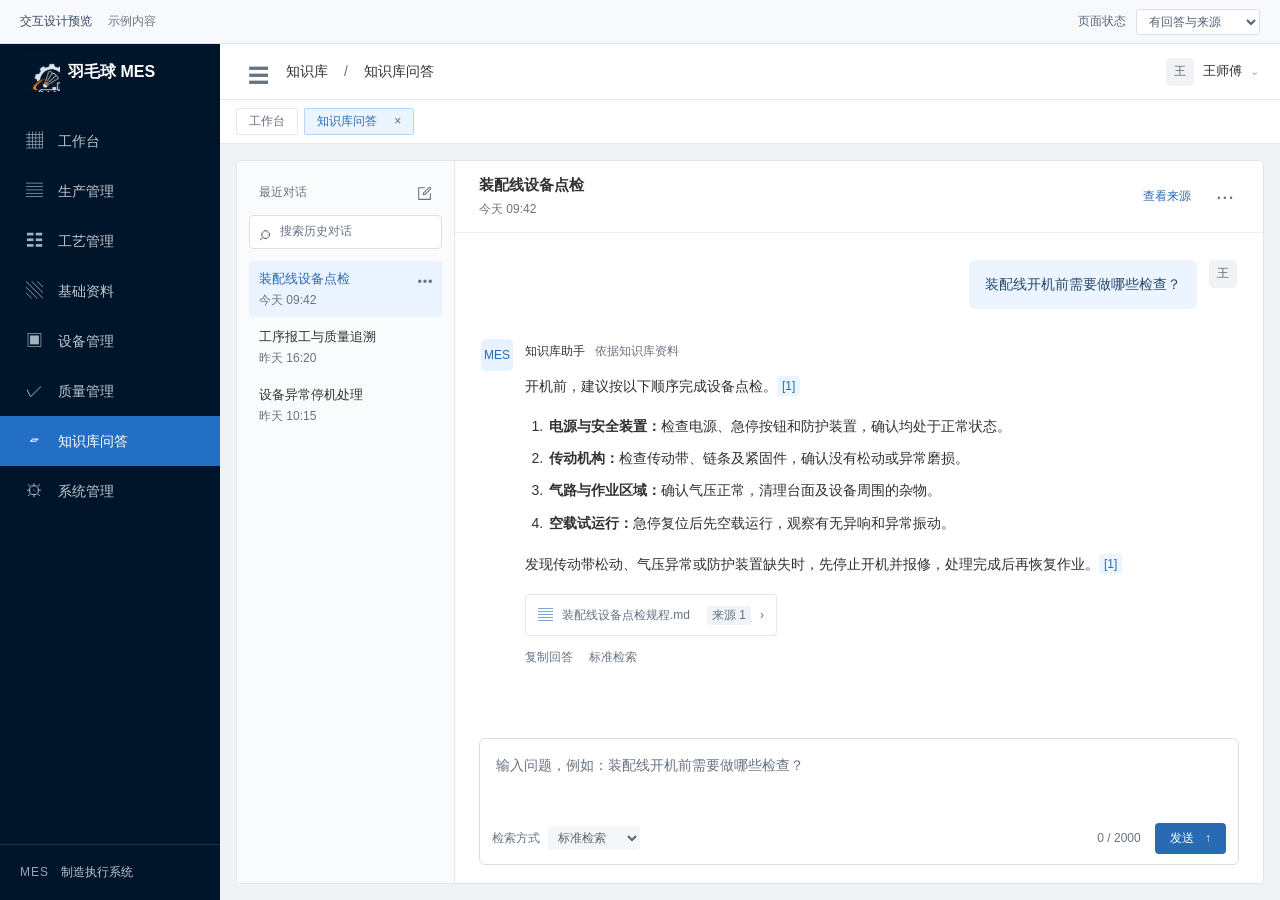
<file: frontend-web/design/rag-chat/index.html>
<!doctype html>
<html lang="zh-CN">
<head>
  <meta charset="UTF-8"><meta name="viewport" content="width=device-width, initial-scale=1">
  <title>MES 知识库问答 · 交互设计方案</title>
  <link rel="stylesheet" href="./proposal.css">
</head>
<body data-focus-mode="pointer">
  <!-- Icons reused from the project's @element-plus/icons-vue package. -->
  <svg class="icon-sprite" aria-hidden="true"><symbol id="icon-edit" viewBox="0 0 1024 1024"><path fill="currentColor" d="M832 512a32 32 0 1 1 64 0v352a32 32 0 0 1-32 32H160a32 32 0 0 1-32-32V160a32 32 0 0 1 32-32h352a32 32 0 0 1 0 64H192v640h640z"></path><path fill="currentColor" d="m469.952 554.24 52.8-7.552L847.104 222.4a32 32 0 1 0-45.248-45.248L477.44 501.44l-7.552 52.8zm422.4-422.4a96 96 0 0 1 0 135.808l-331.84 331.84a32 32 0 0 1-18.112 9.088L436.8 623.68a32 32 0 0 1-36.224-36.224l15.104-105.6a32 32 0 0 1 9.024-18.112l331.904-331.84a96 96 0 0 1 135.744 0z"></path></symbol><symbol id="icon-more" viewBox="0 0 1024 1024"><path fill="currentColor" d="M176 416a112 112 0 1 1 0 224 112 112 0 0 1 0-224m336 0a112 112 0 1 1 0 224 112 112 0 0 1 0-224m336 0a112 112 0 1 1 0 224 112 112 0 0 1 0-224"></path></symbol><symbol id="icon-delete" viewBox="0 0 1024 1024"><path fill="currentColor" d="M160 256H96a32 32 0 0 1 0-64h256V95.936a32 32 0 0 1 32-32h256a32 32 0 0 1 32 32V192h256a32 32 0 1 1 0 64h-64v672a32 32 0 0 1-32 32H192a32 32 0 0 1-32-32zm448-64v-64H416v64zM224 896h576V256H224zm192-128a32 32 0 0 1-32-32V416a32 32 0 0 1 64 0v320a32 32 0 0 1-32 32m192 0a32 32 0 0 1-32-32V416a32 32 0 0 1 64 0v320a32 32 0 0 1-32 32"></path></symbol></svg>
  <div class="preview-bar"><span><strong>交互设计预览</strong><span class="preview-note">示例内容</span></span>
    <label>页面状态 <select id="scenario" aria-label="预览页面状态"><option value="answer">有回答与来源</option><option value="empty">新对话</option><option value="unavailable">服务未连接</option><option value="unbound">知识库未开通</option><option value="emptyKnowledge">知识库无文档</option><option value="noMatch">未检索到资料</option><option value="failed">回答失败</option></select></label>
  </div>
  <div class="app-shell">
    <aside class="global-nav" aria-label="MES 主导航">
      <div class="brand"><span class="brand-image"><img src="../../src/assets/images/sidebar-mes-logo-refined.webp" alt="MES"></span><strong>羽毛球 MES</strong></div>
      <div class="nav-items"><div><span>▦</span><span>工作台</span></div><div><span>▤</span><span>生产管理</span></div><div><span>☷</span><span>工艺管理</span></div><div><span>▧</span><span>基础资料</span></div><div><span>▣</span><span>设备管理</span></div><div><span>✓</span><span>质量管理</span></div><div class="nav-active"><span>▱</span><span>知识库问答</span></div><div><span>⚙</span><span>系统管理</span></div></div>
      <div class="nav-foot"><span class="nav-foot-mark">MES</span><span>制造执行系统</span></div>
    </aside>
    <div class="application">
      <header class="global-header"><div class="breadcrumbs"><button id="collapse-nav" class="icon-button" aria-label="折叠主导航">☰</button><span>知识库</span><span class="muted">/</span><span>知识库问答</span></div><div class="user"><span class="avatar small">王</span><span>王师傅</span><span class="muted">⌄</span></div></header>
      <div class="tabs"><span>工作台</span><span class="current-tab">知识库问答 <span aria-hidden="true">×</span></span></div>
      <main class="page" aria-label="知识库问答">
        <div class="workspace">
          <aside class="conversation-rail" aria-label="历史对话">
            <div class="rail-heading"><span class="rail-label">最近对话</span><button id="new-chat" class="icon-button new-chat" aria-label="新建对话" title="新建对话"><svg class="ui-icon" aria-hidden="true"><use href="#icon-edit"></use></svg></button></div>
            <label class="search"><span aria-hidden="true">⌕</span><input id="search" placeholder="搜索历史对话" aria-label="搜索历史对话"></label>
            <div id="conversations" class="conversation-list"></div>
          </aside>
          <section class="chat" aria-label="知识库对话">
            <div class="chat-heading"><div><h2 id="chat-title">装配线设备点检</h2><span id="chat-subtitle">今天</span></div><div class="chat-heading-actions"><button id="source-toggle" class="text-button">查看来源</button><details class="more"><summary aria-label="对话操作">···</summary><div><button id="rename-chat">重命名</button><button id="delete-chat">删除对话</button></div></details></div></div>
            <div id="service-notice" class="service-notice" hidden></div>
            <div id="messages" class="messages" aria-label="消息列表"></div>
            <div class="composer-wrap">
              <form id="composer" class="composer"><label class="sr-only" for="question">输入问题</label><textarea id="question" rows="2" maxlength="2000" placeholder="输入问题，例如：装配线开机前需要做哪些检查？"></textarea>
                <div class="composer-tools"><label class="mode-label">检索方式 <select id="mode" aria-label="检索方式"><option value="naive">标准检索</option><option value="mix">综合检索</option><option value="local">实体关联</option><option value="global">全局概览</option><option value="hybrid">关联与概览</option></select></label><div class="send-tools"><span id="counter" class="muted">0 / 2000</span><button id="send" type="submit" class="primary">发送 <span aria-hidden="true">↑</span></button><button id="stop" type="button" class="stop" hidden><span aria-hidden="true">■</span> 停止生成</button></div></div>
              </form><span id="generation-status" class="sr-only" role="status"></span>
            </div>
          </section>
          <div id="source-backdrop" class="source-backdrop" hidden></div>
          <aside id="source-panel" class="source-panel" aria-label="回答来源"><div class="source-heading"><div><h2>回答来源</h2><p>查看本条回答引用的原文</p></div><button id="source-close" class="icon-button" aria-label="关闭来源面板">×</button></div><div class="source-body"><div class="document-type">Markdown 文档</div><h3>装配线设备点检规程.md</h3><div class="document-meta"><span>引用 [1]</span><span>2 个相关片段</span></div><div class="source-fragment"><div class="fragment-label">开机前检查</div><p>开机前应依次检查电源与急停装置、传动机构、气路以及作业区域。急停按钮复位后，先进行空载试运行，确认设备无异响、无异常振动。</p></div><div class="source-fragment"><div class="fragment-label">异常处理</div><p>发现传动带松动、气压异常或防护装置缺失时，应停止开机并报修。完成处理、确认安全后再恢复作业。</p></div><p class="source-footnote">以上片段与本条回答一同保存，可在历史对话中再次查看。</p></div></aside>
        </div>
      </main>
    </div>
  </div>
  <div id="thread-menu" class="thread-menu" role="menu" aria-label="会话操作" hidden>
    <button type="button" role="menuitem" data-thread-action="rename"><svg class="ui-icon" aria-hidden="true"><use href="#icon-edit"></use></svg>重命名</button>
    <button type="button" role="menuitem" data-thread-action="delete" class="danger"><svg class="ui-icon" aria-hidden="true"><use href="#icon-delete"></use></svg>删除对话</button>
  </div>
  <dialog id="thread-dialog" class="thread-dialog" aria-labelledby="thread-dialog-title">
    <form id="thread-dialog-form">
      <h2 id="thread-dialog-title">重命名对话</h2>
      <label id="rename-field" for="thread-title-input">对话名称<input id="thread-title-input" maxlength="120" required autocomplete="off"></label>
      <p id="thread-dialog-message" hidden></p>
      <div class="dialog-actions"><button type="button" id="thread-dialog-cancel">取消</button><button type="submit" id="thread-dialog-confirm" class="primary">保存</button></div>
    </form>
  </dialog>
  <div id="toast" class="toast" role="status" hidden></div>
  <script src="./proposal.js"></script>
</body>
</html>
</file>
<file: frontend-web/design/rag-chat/proposal.css>
:root{--nav:#001529;--primary:#409eff;--primary-light:#ecf5ff;--text:#303133;--secondary:#606266;--muted:#687381;--line:#e4e7ed;--background:#f0f2f5;--nav-width:220px;--rail-width:236px;--source-width:328px;color-scheme:light}
*{box-sizing:border-box}html,body{margin:0;height:100%;overflow:hidden}body{font:14px/1.6 'Helvetica Neue',Helvetica,'PingFang SC','Microsoft YaHei',Arial,sans-serif;color:var(--text);background:var(--background)}button,input,textarea,select{font:inherit}button,select{cursor:pointer}button{color:inherit}button:focus-visible,summary:focus-visible,input:focus-visible,textarea:focus-visible,select:focus-visible{outline:2px solid var(--primary);outline-offset:3px}button{border:0;background:none}button:disabled{cursor:not-allowed;opacity:.55}h1,h2,h3,p{margin:0}[hidden]{display:none!important}.muted{color:var(--muted)}.sr-only{position:absolute;width:1px;height:1px;overflow:hidden;clip:rect(0,0,0,0)}
.preview-bar{height:44px;display:flex;align-items:center;justify-content:space-between;padding:8px 20px;background:#f7f9fc;border-bottom:1px solid #dce3ec;font-size:12px;color:#58677c}.preview-bar strong{font-weight:500;color:#34475d}.preview-note{margin-left:16px;color:#687381}.preview-bar label{display:flex;align-items:center;gap:10px}.preview-bar select{height:26px;background:white;border:1px solid #dcdfe6;border-radius:3px;font-size:12px;padding:0 22px 0 8px;color:#526175}
.app-shell{height:calc(100% - 44px);display:grid;grid-template-columns:var(--nav-width) minmax(0,1fr);grid-template-rows:minmax(0,1fr);min-height:0}.global-nav{background:var(--nav);color:#bfc7d0;display:flex;flex-direction:column;overflow:hidden}.brand{height:56px;display:flex;align-items:center;gap:8px;padding:0 20px;white-space:nowrap;flex-shrink:0;color:white}.brand strong{font-size:16px;font-weight:600}.brand-image{width:40px;height:40px;overflow:hidden;display:grid;place-items:center;flex-shrink:0}.brand-image img{width:64px;height:64px;object-fit:contain}.nav-items{padding-top:16px}.nav-items>div{display:flex;align-items:center;gap:14px;height:50px;padding:12px 24px;white-space:nowrap}.nav-items>div>span:first-child{width:20px;text-align:center;font-size:17px;color:#a5b3c0}.nav-items .nav-active{color:#fff;background:#246fc6}.nav-items .nav-active>span:first-child{color:#fff}.nav-foot{margin-top:auto;border-top:1px solid #213245;padding:18px 20px;display:flex;align-items:center;gap:12px;font-size:12px;white-space:nowrap}.nav-foot-mark{font-size:12px;letter-spacing:1px;color:#8ea8c1}
.application{min-width:0;min-height:0;display:flex;flex-direction:column}.global-header{height:56px;background:white;border-bottom:1px solid var(--line);display:flex;align-items:center;justify-content:space-between;padding:0 22px;flex-shrink:0}.breadcrumbs{display:flex;align-items:center;gap:16px}.icon-button{display:grid;place-items:center;font-size:21px;width:28px;height:28px;color:#687381;border-radius:3px}.icon-button:hover{background:#f0f3f7;color:var(--text)}.user{display:flex;align-items:center;gap:9px;font-size:13px}.avatar{display:inline-grid;place-items:center;background:#e8f2ff;color:#286bb4;border-radius:5px;width:32px;height:32px;font-size:12px;flex-shrink:0}.avatar.small{width:28px;height:28px;background:#f0f2f5;color:#5d6b7f}.tabs{height:44px;display:flex;align-items:center;gap:6px;padding:8px 16px;background:white;border-bottom:1px solid var(--line);flex-shrink:0;font-size:12px;color:#667182}.tabs>span{padding:3px 12px;border:1px solid var(--line);border-radius:2px}.tabs .current-tab{color:#286bb4;border-color:#b3d8ff;background:#ecf5ff}.current-tab>span{margin-left:14px;color:#526f91}
.page{padding:20px 20px 18px;min-height:0;flex:1;display:flex;flex-direction:column}.workspace{display:flex;position:relative;min-height:0;flex:1;background:white;border:1px solid #dfe4eb;border-radius:5px;overflow:hidden}.conversation-rail{width:var(--rail-width);flex-shrink:0;padding:18px 12px 0;display:flex;flex-direction:column;background:#fafbfc;border-right:1px solid var(--line)}.search{height:34px;display:flex;align-items:center;border:1px solid #dcdfe6;border-radius:4px;background:white;margin-top:8px;padding:0 10px;gap:8px;color:#687381}.search>span{font-size:20px}.search input{width:100%;border:0;min-width:0;font-size:12px;outline:none}.search input::placeholder{color:#687381}.search:focus-within{border-color:var(--primary)}.rail-label{font-size:12px;color:#687381}.conversation-list{margin-top:12px;overflow-y:auto;min-height:0;flex:1}
.chat{min-width:0;flex:1;display:flex;flex-direction:column;position:relative}.chat-heading{height:72px;display:flex;justify-content:space-between;align-items:center;padding:12px 28px;border-bottom:1px solid #ebeef5;flex-shrink:0}.chat-heading h2{font-size:15px;font-weight:600}.chat-heading>div>span{font-size:12px;color:#687381}.chat-heading-actions{display:flex;gap:16px;align-items:center}.text-button{font-size:12px;color:#286bb4;padding:4px}.text-button:hover{color:#286bb4}.more{position:relative}.more summary{list-style:none;font-size:22px;padding:0 5px;cursor:pointer;color:#687381}.more summary::-webkit-details-marker{display:none}.more>div{position:absolute;right:0;top:30px;padding:6px;min-width:110px;background:white;border:1px solid var(--line);border-radius:4px;box-shadow:0 5px 15px #15365312;z-index:3}.more button{display:block;padding:6px 10px;font-size:12px;width:100%;text-align:left}.more button:hover{background:#f4f7fa}.service-notice{font-size:12px;margin:16px 28px 0;padding:10px 14px;border-radius:3px;background:#fdf6ec;color:#996a2c;display:flex;justify-content:space-between;align-items:center;gap:12px}.service-notice button{color:#986021;white-space:nowrap;text-decoration:underline}
.messages{min-height:0;flex:1;overflow-y:auto;padding:24px 32px 8px;scrollbar-width:thin}.message{max-width:820px;margin:0 auto 26px;display:flex;gap:12px}.message.user-message{justify-content:flex-end;align-items:flex-start;margin-top:3px;margin-bottom:30px}.user-message .bubble{max-width:85%;padding:12px 16px;background:#ecf5ff;color:#24476b;border-radius:6px;white-space:pre-wrap;font-size:14px;line-height:1.8}.assistant-body{min-width:0;flex:1}.assistant-name{display:flex;gap:10px;align-items:center;font-size:12px;font-weight:500;margin:3px 0 12px}.assistant-name span{color:#687381;font-size:12px;font-weight:400}.answer{line-height:1.95;color:#303133}.answer p{margin-bottom:12px}.answer h3{font-size:14px;font-weight:600;margin:15px 0 5px}.answer ol{padding-left:22px;margin:8px 0 14px}.answer li{padding-left:2px;margin:5px 0}.cite-inline{display:inline-block;color:#286bb4;background:#ecf5ff;padding:0 5px;font-size:12px;line-height:20px;border-radius:3px;vertical-align:1px}.source-link{display:flex;align-items:center;gap:9px;padding:8px 12px;margin-top:16px;border:1px solid #e4e7ed;border-radius:4px;font-size:12px;color:#667182;max-width:100%;text-align:left}.source-link:hover{border-color:#a0cfff;color:#286bb4}.source-link .file-mark{color:#286bb4;font-size:15px}.source-link .source-number{background:#f0f3f7;border-radius:2px;padding:0 5px;font-size:12px;margin-left:8px}.message-actions{display:flex;align-items:center;gap:16px;margin-top:12px;font-size:12px;color:#687381}.message-actions button{padding:0;color:#687381;font-size:12px}.message-actions button:hover{color:#286bb4}.message-status{font-size:12px;color:#b27d34;margin-top:12px}.retry{color:#286bb4!important;margin-left:12px}.answer.streamed{white-space:pre-wrap}.empty{height:100%;min-height:220px;display:flex;flex-direction:column;justify-content:center;max-width:620px;margin:auto;padding-bottom:20px}.empty-symbol{width:44px;height:44px;display:grid;place-items:center;font-size:27px;border:1px solid #d5e6fc;background:#f5f9ff;color:#286bb4;border-radius:8px;margin-bottom:20px}.empty h2{font-size:22px;font-weight:500;line-height:1.5;margin-bottom:8px}.empty p{font-size:13px;color:#687381;line-height:1.9}.suggestions{display:flex;flex-wrap:wrap;gap:9px;margin-top:24px}.suggestions button{padding:9px 14px;font-size:12px;border:1px solid #e0e6ed;border-radius:4px;text-align:left;background:#fff}.suggestions button:hover{color:#286bb4;border-color:#a0cfff}.disabled-state{text-align:center;align-items:center}.disabled-state .empty-symbol{border-color:#e4e7ed;color:#687381;background:#fafbfc}.disabled-state h2{font-size:19px}.disabled-state p{max-width:350px}
.composer-wrap{padding:12px 28px 18px;flex-shrink:0}.composer{border:1px solid #d8dfe8;border-radius:6px;overflow:hidden;max-width:850px;margin:auto}.composer textarea{display:block;width:100%;padding:14px 16px 4px;min-height:76px;max-height:130px;resize:none;outline:none!important;box-shadow:none;border:0;font-size:14px;line-height:1.8;background:transparent}.composer textarea::placeholder{color:#687381}.composer-tools{display:flex;justify-content:space-between;align-items:center;padding:8px 12px 10px;gap:8px}.mode-label{font-size:12px;color:#687381;white-space:nowrap}.mode-label select{border:0;background:#f4f6f9;border-radius:3px;padding:4px 6px;color:#606266;font-size:12px;margin-left:5px;max-width:126px}.send-tools{display:flex;align-items:center;gap:14px}.send-tools>span{font-size:12px}.primary{padding:6px 15px;background:#286bb4;color:white;border-radius:4px;font-size:12px}.primary:hover{background:#2469b3}.primary>span{margin-left:8px}.stop{border:1px solid #dcdfe6;border-radius:4px;padding:5px 11px;font-size:12px}.stop>span{font-size:12px;color:#606266;margin-right:5px}
.source-panel{width:var(--source-width);flex-shrink:0;background:#fff;border-left:1px solid var(--line);display:flex;flex-direction:column;min-width:0}.source-heading{height:85px;display:flex;align-items:center;justify-content:space-between;padding:16px 22px;border-bottom:1px solid #ebeef5;flex-shrink:0}.source-heading h2{font-size:14px;font-weight:600}.source-heading p{font-size:12px;color:#687381;margin-top:4px}.source-body{overflow:auto;padding:26px 22px}.document-type{font-size:12px;color:#687381;margin-bottom:7px}.source-body h3{font-size:14px;font-weight:500;overflow-wrap:anywhere}.document-meta{display:flex;gap:14px;color:#687381;font-size:12px;margin:10px 0 25px}.source-fragment{border-top:1px solid #ebeef5;padding-top:16px;margin-top:20px}.fragment-label{font-size:12px;font-weight:500;margin-bottom:10px;color:#606266}.source-fragment p{font-size:12px;line-height:2;color:#606266}.source-fragment:first-of-type p{background:#f5f9ff}.source-footnote{font-size:12px;color:#687381;line-height:1.9;margin-top:30px}.source-backdrop{position:absolute;inset:0;background:#1b314522;z-index:5}.toast{position:fixed;top:52px;left:50%;transform:translateX(-50%);background:#f0f9eb;border:1px solid #e1f3d8;padding:9px 20px;color:#529b2e;border-radius:4px;font-size:13px;z-index:20}.nav-collapsed{--nav-width:64px}.nav-collapsed .brand{padding:0 12px}.nav-collapsed .brand strong,.nav-collapsed .nav-items>div>span:last-child,.nav-collapsed .nav-foot>span:last-child{display:none}.nav-collapsed .nav-items>div{padding:0 22px}.nav-collapsed .nav-foot{padding:18px 12px}
@media(max-width:1550px){:root{--rail-width:218px}.source-panel{position:absolute;right:0;top:0;bottom:0;z-index:6;box-shadow:-5px 0 20px #183d5c0c}.messages{padding-left:26px;padding-right:26px}.page{padding:16px}.chat-heading{padding:12px 24px}.composer-wrap{padding-left:24px;padding-right:24px}}
@media(max-height:800px){.chat-heading{height:64px}.messages{padding-top:20px}.message{margin-bottom:18px}.user-message{margin-bottom:22px!important}.composer-wrap{padding-top:8px;padding-bottom:12px}.answer{font-size:13px;line-height:1.85}.composer textarea{min-height:66px}.empty h2{font-size:20px}.source-body{padding-top:20px}}
@media(prefers-reduced-motion:reduce){*{scroll-behavior:auto!important}}

/* Compact history controls use the existing Element Plus icon paths. */
.icon-sprite{position:absolute;width:0;height:0;overflow:hidden}.ui-icon{width:16px;height:16px;display:block;flex-shrink:0}
.rail-heading{display:flex;align-items:center;justify-content:space-between;height:28px;padding:0 4px 0 10px;flex-shrink:0}.new-chat{width:28px;height:28px;padding:5px}.new-chat .ui-icon{width:17px;height:17px}
.conversation-row{position:relative;width:100%;border-radius:4px;margin-bottom:2px}.conversation-row:hover,.conversation-row.menu-open{background:#f0f3f7}.conversation-row.active{background:#eaf3ff;color:#286bb4}
.conversation-select{display:block;width:100%;min-height:56px;padding:8px 37px 8px 10px;text-align:left;border-radius:4px}.conversation-select strong{display:block;font-size:13px;line-height:1.6;font-weight:500;white-space:nowrap;text-overflow:ellipsis;overflow:hidden}.conversation-select span{display:block;font-size:12px;line-height:1.4;color:#687381;margin-top:2px}
.thread-menu-button{position:absolute;right:5px;top:6px;display:grid;place-items:center;width:26px;height:26px;padding:6px;color:#687381;border-radius:3px;opacity:0}.conversation-row:hover .thread-menu-button,.conversation-row:focus-within .thread-menu-button,.conversation-row.active .thread-menu-button,.conversation-row.menu-open .thread-menu-button{opacity:1}.thread-menu-button:hover{background:#dfe9f5;color:#303133}
.thread-menu{position:fixed;z-index:20;width:132px;padding:5px;background:#fff;border:1px solid #e4e7ed;border-radius:4px;box-shadow:0 5px 16px #15365316}.thread-menu button{display:flex;align-items:center;gap:9px;width:100%;padding:8px 10px;font-size:12px;text-align:left;border-radius:3px}.thread-menu button:hover,.thread-menu button:focus-visible{background:#f0f3f7}.thread-menu .danger{color:#bb3e3e}
.thread-dialog{width:360px;max-width:calc(100vw - 48px);padding:24px;border:1px solid #e4e7ed;border-radius:6px;box-shadow:none;color:#303133}.thread-dialog::backdrop{background:#182e4540}.thread-dialog h2{font-size:17px;font-weight:500;margin:0 0 20px}.thread-dialog label{display:block;font-size:13px;color:#606266}.thread-dialog input{display:block;width:100%;padding:8px 10px;margin-top:8px;border:1px solid #c9d0da;border-radius:4px;font-size:14px;color:#303133}.thread-dialog p{font-size:14px;line-height:1.8;overflow-wrap:anywhere}.dialog-actions{display:flex;justify-content:flex-end;gap:10px;margin-top:24px}.dialog-actions>button{padding:6px 14px;border:1px solid #dcdfe6;border-radius:4px;font-size:13px}.dialog-actions .primary{border-color:#286bb4}.dialog-actions .danger{background:#bb3e3e;color:#fff;border-color:#bb3e3e}
/* Pointer interaction keeps the input surface unchanged; Tab retains a focus cue. */
#mode:focus{outline:none;box-shadow:none}body[data-focus-mode="keyboard"] #mode:focus-visible{outline:2px solid var(--primary);outline-offset:3px}body[data-focus-mode="keyboard"] .composer:has(textarea:focus-visible){outline:2px solid var(--primary);outline-offset:3px}
</file>
